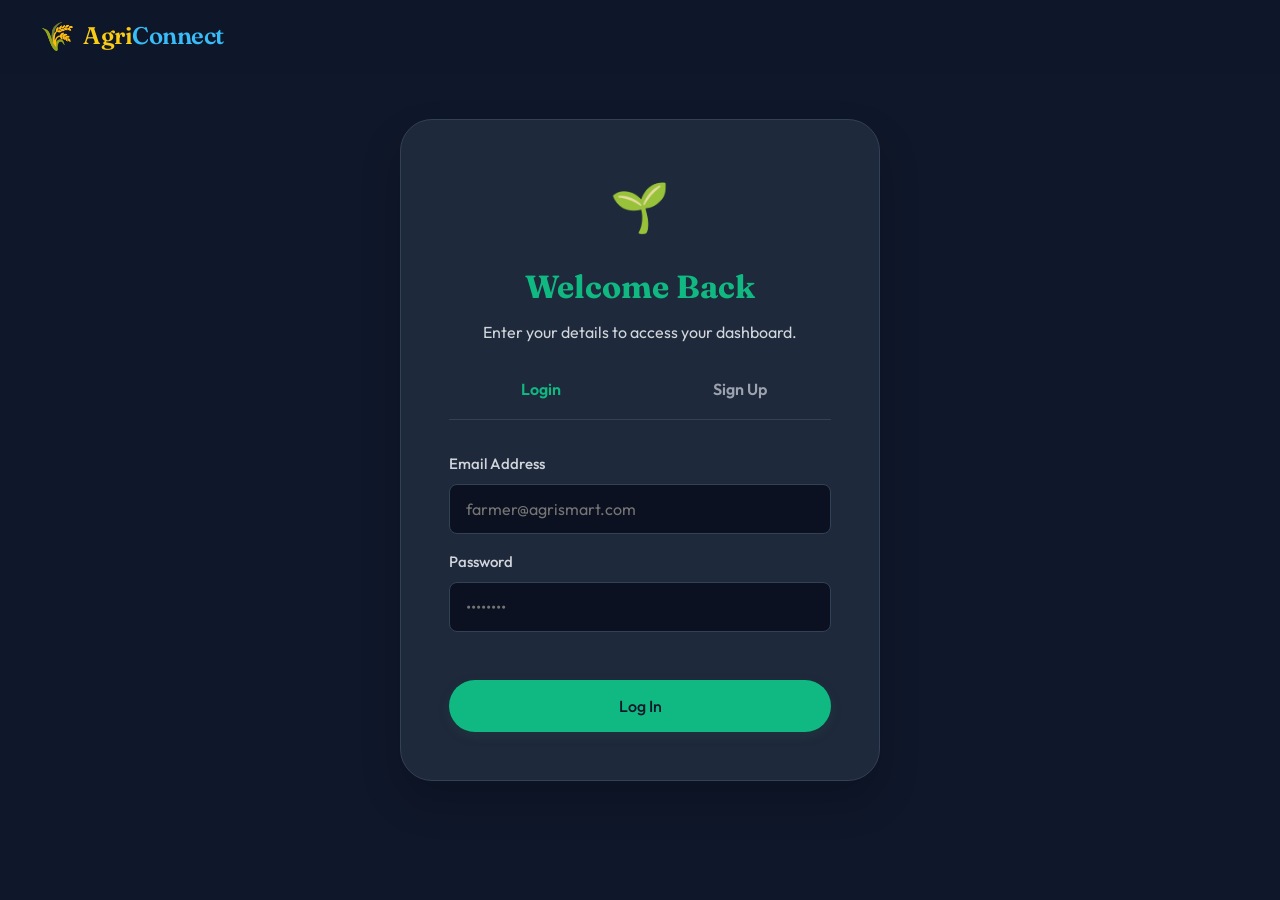
<file: AgriSmart/frontend/index.html>
<!DOCTYPE html>
<html lang="en">
<head>
  <meta charset="UTF-8"/>
  <meta name="viewport" content="width=device-width, initial-scale=1.0"/>
  <title>Login — AgriConnect</title>
  <link rel="preconnect" href="https://fonts.googleapis.com"/>
  <link href="https://fonts.googleapis.com/css2?family=Fraunces:opsz,wght@9..144,300;9..144,400;9..144,600;9..144,700&family=Outfit:wght@300;400;500;600&display=swap" rel="stylesheet"/>
  <link rel="stylesheet" href="css/styles.css"/>
  <style>
    /* Auth Page Specific Styles */
    body {
      background: var(--bg-base);
      display: flex;
      flex-direction: column;
      min-height: 100vh;
    }
    .auth-container {
      flex: 1;
      display: flex;
      align-items: center;
      justify-content: center;
      padding: 24px;
    }
    .auth-card {
      background: var(--bg-raised);
      border: 1px solid var(--border);
      border-radius: var(--radius-xl);
      padding: 48px;
      width: 100%;
      max-width: 480px;
      box-shadow: 0 20px 40px rgba(0,0,0,0.2);
      text-align: center;
    }
    .auth-header {
      margin-bottom: 32px;
    }
    .auth-icon {
      font-size: 48px;
      margin-bottom: 16px;
    }
    .auth-title {
      font-family: var(--font-display);
      font-size: 32px;
      color: var(--primary);
      margin-bottom: 8px;
    }
    .auth-sub {
      color: var(--text-secondary);
      font-size: 16px;
    }
    
    .auth-form {
      text-align: left;
    }
    
    .auth-btn-group {
      margin-top: 32px;
      display: flex;
      flex-direction: column;
      gap: 16px;
    }
    
    .btn-secondary {
      background: transparent;
      border: 1px solid var(--border);
      color: var(--text-primary);
      padding: 16px 24px;
      border-radius: 100px;
      width: 100%;
      font-size: 16px;
      font-weight: 500;
      cursor: pointer;
      transition: all var(--transition);
    }
    .btn-secondary:hover {
      border-color: var(--primary);
      background: var(--primary-light);
      color: var(--primary);
    }
    
    .auth-tabs {
      display: flex;
      gap: 16px;
      margin-bottom: 32px;
      border-bottom: 1px solid var(--border);
      padding-bottom: 16px;
    }
    .auth-tab {
      color: var(--text-muted);
      cursor: pointer;
      font-weight: 600;
      font-size: 16px;
      flex: 1;
      text-align: center;
      transition: color var(--transition);
    }
    .auth-tab.active {
      color: var(--primary);
    }
  </style>
</head>
<body>

<nav class="navbar" id="navbar">
  <div class="nav-inner">
    <a href="index.html" class="logo">
      <span class="logo-icon">🌾</span>
      <span class="logo-text" style="color: #FACC15;">Agri<span style="color: #38BDF8;">Connect</span></span>
    </a>
  </div>
</nav>

<div class="auth-container">
  <div class="auth-card">
    <div class="auth-header">
      <div class="auth-icon">🌱</div>
      <h1 class="auth-title">Welcome Back</h1>
      <p class="auth-sub">Enter your details to access your dashboard.</p>
    </div>
    
    <div class="auth-tabs">
      <div class="auth-tab active" id="tabLogin">Login</div>
      <div class="auth-tab" id="tabSignup">Sign Up</div>
    </div>

    <form class="auth-form" id="authForm">
      <div id="signupFields" style="display: none;">
        <div class="input-group">
          <label for="fullName">Full Name</label>
          <div class="input-wrap">
            <input type="text" id="fullName" placeholder="e.g. Ramesh Kumar" />
          </div>
        </div>
        <div class="input-group">
          <label for="phone">Mobile Number</label>
          <div class="input-wrap">
            <input type="tel" id="phone" placeholder="+91 XXXXX XXXXX" />
          </div>
        </div>
      </div>
      <div class="input-group">
        <label for="email">Email Address</label>
        <div class="input-wrap">
          <input type="email" id="email" required placeholder="farmer@agrismart.com" />
        </div>
      </div>
      <div class="input-group">
        <label for="password">Password</label>
        <div class="input-wrap">
          <input type="password" id="password" required placeholder="••••••••" />
        </div>
      </div>
      
      <div class="auth-btn-group">
        <button type="submit" class="btn-analyse">
          <span class="btn-text" id="btnSubmitText">Log In</span>
        </button>
        <div id="authError" style="color: #ef4444; margin-top: 12px; font-size: 14px; text-align: center; display: none;"></div>
      </div>
    </form>
  </div>
</div>

<script>
  const form = document.getElementById('authForm');
  const tabLogin = document.getElementById('tabLogin');
  const tabSignup = document.getElementById('tabSignup');
  const authTitle = document.querySelector('.auth-title');
  const authSub = document.querySelector('.auth-sub');
  const btnSubmitText = document.getElementById('btnSubmitText');
  const signupFields = document.getElementById('signupFields');
  
  let isLogin = true;

  const authError = document.getElementById('authError');

  tabLogin.addEventListener('click', () => {
    isLogin = true;
    tabLogin.classList.add('active');
    tabSignup.classList.remove('active');
    authTitle.textContent = "Welcome Back";
    authSub.textContent = "Enter your details to access your dashboard.";
    btnSubmitText.textContent = "Log In";
    signupFields.style.display = "none";
    authError.style.display = "none";
  });

  tabSignup.addEventListener('click', () => {
    isLogin = false;
    tabSignup.classList.add('active');
    tabLogin.classList.remove('active');
    authTitle.textContent = "Create Account";
    authSub.textContent = "Start your organic journey today.";
    btnSubmitText.textContent = "Sign Up";
    signupFields.style.display = "block";
    authError.style.display = "none";
  });

  // Real Authentication Flow
  form.addEventListener('submit', async (e) => {
    e.preventDefault();
    const email = document.getElementById('email').value;
    const password = document.getElementById('password').value;
    const name = document.getElementById('fullName').value;
    const phone = document.getElementById('phone').value;

    authError.style.display = "none";
    const originalText = btnSubmitText.textContent;
    btnSubmitText.textContent = isLogin ? "Authenticating..." : "Creating Account...";

    const payload = isLogin ? { email, password } : { email, password, name, phone };
    const endpoint = isLogin ? "/api/login" : "/api/signup";

    try {
      const res = await fetch(`http://127.0.0.1:5000${endpoint}`, {
        method: "POST",
        headers: { "Content-Type": "application/json" },
        body: JSON.stringify(payload)
      });
      const data = await res.json();
      
      if (data.success) {
        localStorage.setItem("authToken", data.token);
        localStorage.setItem("userEmail", data.user.email);
        window.location.href = "dashboard.html";
      } else {
        authError.textContent = data.message || "Authentication failed.";
        authError.style.display = "block";
        btnSubmitText.textContent = originalText;
      }
    } catch (err) {
      authError.textContent = "Could not connect to server.";
      authError.style.display = "block";
      btnSubmitText.textContent = originalText;
    }
  });
</script>
</body>
</html>
</file>
<file: AgriSmart/frontend/css/styles.css>
/* ═══════════════════════════════════════════════════════════
   AgriSmart — Organic Earthy Design System
   ═══════════════════════════════════════════════════════════ */

/* ── Reset & Base ──────────────────────────────────────────── */
*, *::before, *::after { box-sizing: border-box; margin: 0; padding: 0; }

:root {
  --primary:        #10B981;  /* Emerald Green */
  --primary-hover:  #059669;
  --primary-light:  rgba(16, 185, 129, 0.15);
  
  --accent:         #F59E0B;  /* Amber */
  --accent-light:   rgba(245, 158, 11, 0.15);
  
  --blue-soft:      rgba(56, 189, 248, 0.1);
  --blue-text:      #38BDF8;
  
  --yellow-soft:    rgba(250, 204, 21, 0.1);
  --yellow-text:    #FACC15;

  --bg-base:        #0F172A;  /* Deep Slate (Main Background) */
  --bg-raised:      #1E293B;  /* Lighter Slate (Cards/Sidebar) */
  --bg-surface:     #020617;  /* Darkest Slate (Dashboard Content) */

  --border:         #334155;
  --border-hover:   #475569;

  --text-primary:   #F9FAFB;
  --text-secondary: #D1D5DB;
  --text-muted:     #9CA3AF;

  --font-sans: 'Outfit', system-ui, sans-serif;
  --font-display: 'Fraunces', serif;

  --radius-sm: 8px;
  --radius-md: 16px;
  --radius-lg: 24px;
  --radius-xl: 32px;

  --shadow-card: 0 4px 20px rgba(45, 106, 79, 0.06);
  --shadow-hover: 0 12px 30px rgba(45, 106, 79, 0.12);

  --transition: 0.3s cubic-bezier(0.4, 0, 0.2, 1);
}

html { scroll-behavior: smooth; }

body {
  background: var(--bg-base);
  color: var(--text-primary);
  font-family: var(--font-sans);
  font-size: 16px;
  line-height: 1.6;
  -webkit-font-smoothing: antialiased;
  overflow-x: hidden;
}

/* ── Container ─────────────────────────────────────────────── */
.container {
  max-width: 1200px;
  margin: 0 auto;
  padding: 0 24px;
}

/* ── Soft Card ────────────────────────────────────────────── */
.glass-card, .soft-card {
  background: var(--bg-raised);
  border: 1px solid var(--border);
  border-radius: var(--radius-lg);
  box-shadow: var(--shadow-card);
  transition: transform var(--transition), box-shadow var(--transition);
}
.glass-card:hover, .soft-card:hover {
  box-shadow: var(--shadow-hover);
  transform: translateY(-4px);
}

/* ── Colors & Accents ────────────────────────────────────────── */
.accent { color: var(--accent); }
.gradient-text {
  color: var(--primary);
}

/* ══════════════════════════════════════════════════════════
   NAVBAR
══════════════════════════════════════════════════════════ */
.navbar {
  position: fixed; top: 0; left: 0; right: 0; z-index: 1000;
  padding: 0 32px;
  background: rgba(15, 23, 42, 0.9);
  backdrop-filter: blur(12px);
  -webkit-backdrop-filter: blur(12px);
  border-bottom: 1px solid transparent;
  transition: border-color var(--transition), box-shadow var(--transition);
}
.navbar.scrolled { 
  border-bottom: 1px solid var(--border);
  box-shadow: 0 4px 20px rgba(0,0,0,0.03); 
}

.nav-inner {
  max-width: 1200px; margin: 0 auto;
  display: flex; align-items: center; justify-content: space-between;
  height: 72px;
}

.logo {
  display: flex; align-items: center; gap: 8px;
  text-decoration: none;
}
.logo-icon { font-size: 28px; }
.logo-text {
  font-family: var(--font-display);
  font-size: 24px; font-weight: 600;
  color: var(--primary);
  letter-spacing: -0.5px;
}

.nav-links {
  display: flex; align-items: center; gap: 12px;
  list-style: none;
}
.nav-links a {
  color: var(--text-secondary);
  text-decoration: none;
  padding: 8px 16px;
  border-radius: 100px;
  font-size: 15px; font-weight: 500;
  transition: color var(--transition), background var(--transition);
}
.nav-links a:hover, .nav-links a.active {
  color: var(--primary);
  background: var(--primary-light);
}
.btn-nav {
  background: var(--primary) !important;
  background: var(--primary) !important;
  color: var(--bg-base) !important;
}
.btn-nav:hover { background: var(--primary-hover) !important; color: var(--bg-base) !important; }

/* ══════════════════════════════════════════════════════════
   HERO SECTION
══════════════════════════════════════════════════════════ */
.hero {
  min-height: 90vh;
  display: flex; align-items: center;
  padding: 120px 32px 60px;
  position: relative; overflow: hidden;
  gap: 48px;
  max-width: 1200px; margin: 0 auto;
}

.hero-bg {
  position: absolute; inset: 0; pointer-events: none; z-index: 0;
  background-image: radial-gradient(circle at 100% 0%, var(--primary-light) 0%, transparent 40%),
                    radial-gradient(circle at 0% 100%, var(--accent-light) 0%, transparent 40%);
}

.hero-content { flex: 1.2; position: relative; z-index: 1; }

.hero-badge {
  display: inline-flex; align-items: center; gap: 8px;
  background: var(--bg-raised);
  border: 1px solid var(--border);
  border-radius: 100px;
  padding: 8px 16px;
  font-size: 13px; font-weight: 600;
  color: var(--primary);
  margin-bottom: 32px;
  box-shadow: 0 2px 10px rgba(0,0,0,0.02);
  animation: fadeInUp 0.6s ease both;
}

.badge-dot {
  width: 8px; height: 8px;
  border-radius: 50%;
  background: var(--accent);
}

.hero-title {
  font-family: var(--font-display);
  font-size: clamp(48px, 5vw, 76px);
  font-weight: 600;
  line-height: 1.05;
  color: var(--primary);
  margin-bottom: 24px;
  letter-spacing: -1px;
  animation: fadeInUp 0.6s 0.1s ease both;
}

.hero-sub {
  font-size: 18px;
  color: var(--text-secondary);
  max-width: 520px;
  margin-bottom: 40px;
  line-height: 1.6;
  animation: fadeInUp 0.6s 0.2s ease both;
}

.hero-actions {
  display: flex; align-items: center; gap: 16px;
  flex-wrap: wrap;
  animation: fadeInUp 0.6s 0.3s ease both;
}

.btn-primary {
  display: inline-flex; align-items: center; gap: 10px;
  background: var(--primary);
  color: var(--bg-base);
  text-decoration: none;
  padding: 16px 32px;
  border-radius: 100px;
  font-weight: 500; font-size: 16px;
  border: none; cursor: pointer;
  transition: background var(--transition), transform var(--transition), box-shadow var(--transition);
  box-shadow: 0 8px 24px rgba(45, 106, 79, 0.2);
}
.btn-primary svg { width: 18px; height: 18px; transition: transform var(--transition); }
.btn-primary:hover { background: var(--primary-hover); transform: translateY(-2px); box-shadow: 0 12px 32px rgba(45, 106, 79, 0.3); }
.btn-primary:hover svg { transform: translateX(4px); }

.btn-ghost {
  display: inline-flex; align-items: center;
  color: var(--text-primary);
  text-decoration: none;
  padding: 16px 32px;
  border-radius: 100px;
  border: 1px solid var(--border);
  background: var(--bg-raised);
  font-weight: 500; font-size: 16px;
  transition: border-color var(--transition), background var(--transition);
}
.btn-ghost:hover {
  border-color: var(--primary);
  background: var(--primary-light);
}

.hero-stats {
  display: flex; align-items: center; gap: 32px;
  margin-top: 56px;
  animation: fadeInUp 0.6s 0.4s ease both;
}
.stat { display: flex; flex-direction: column; }
.stat-num {
  font-family: var(--font-display);
  font-size: 32px; font-weight: 600;
  color: var(--primary);
}
.stat-lbl { font-size: 13px; color: var(--text-muted); font-weight: 500; letter-spacing: 0.5px; }
.stat-divider { width: 1px; height: 40px; background: var(--border); }

/* Hero Visual (Soil Card) */
.hero-visual {
  flex: 0 0 400px;
  position: relative; z-index: 1;
  animation: fadeInRight 0.8s 0.3s ease both;
}

.soil-card {
  padding: 32px;
  background: var(--bg-raised);
  border: 1px solid var(--border);
  border-radius: var(--radius-xl);
  box-shadow: var(--shadow-card);
}
.soil-header {
  font-family: var(--font-display);
  font-size: 18px; font-weight: 600;
  color: var(--text-primary);
  margin-bottom: 24px;
  padding-bottom: 16px;
  border-bottom: 1px solid var(--border);
}

.npk-bars { display: flex; flex-direction: column; gap: 16px; margin-bottom: 32px; }
.npk-row { display: flex; align-items: center; gap: 16px; }
.npk-label {
  width: 24px; font-family: var(--font-display);
  font-weight: 600; font-size: 16px; color: var(--text-primary);
}
.npk-bar-track {
  flex: 1; height: 12px;
  background: var(--bg-base);
  border-radius: 10px; overflow: hidden;
}
.npk-bar {
  height: 100%; border-radius: 10px;
  animation: barGrow 1.5s ease both;
}
.n-bar { background: var(--primary); }
.p-bar { background: var(--blue-text); }
.k-bar { background: var(--accent); }
.npk-val { font-size: 14px; color: var(--text-muted); font-weight: 500; width: 28px; text-align: right; }

@keyframes barGrow { from { width: 0 !important; } }

.crop-suggestion { display: flex; gap: 10px; flex-wrap: wrap; margin-bottom: 24px; }
.crop-tag {
  padding: 8px 16px;
  border-radius: 100px;
  font-size: 14px; font-weight: 500;
  background: var(--bg-base);
  border: 1px solid var(--border);
  color: var(--text-secondary);
  transition: all var(--transition);
}
.crop-tag.active {
  background: var(--primary);
  border-color: var(--primary);
  color: var(--bg-base);
  box-shadow: 0 4px 12px rgba(45, 106, 79, 0.2);
}

.rotation-arrow {
  display: flex; align-items: center; justify-content: space-between;
  padding: 12px 16px;
  background: var(--primary-light);
  border-radius: var(--radius-md);
  border: 1px solid rgba(45, 106, 79, 0.1);
}
.rot-label { font-size: 13px; color: var(--primary); font-weight: 500; }
.rot-crop { font-weight: 600; color: var(--primary-hover); font-size: 14px; }

/* ══════════════════════════════════════════════════════════
   SECTION HEADER
══════════════════════════════════════════════════════════ */
.section-header {
  text-align: center; margin-bottom: 64px;
}
.section-tag {
  display: inline-block;
  background: var(--accent-light);
  color: var(--accent);
  font-size: 12px; font-weight: 600;
  text-transform: uppercase; letter-spacing: 1.5px;
  padding: 6px 16px; border-radius: 100px;
  margin-bottom: 20px;
}
.section-header h2 {
  font-family: var(--font-display);
  font-size: clamp(32px, 4vw, 48px);
  font-weight: 600; margin-bottom: 16px;
  color: var(--primary);
  letter-spacing: -0.5px;
}
.section-header p {
  color: var(--text-secondary); font-size: 18px; max-width: 560px; margin: 0 auto;
}

/* ══════════════════════════════════════════════════════════
   FEATURES
══════════════════════════════════════════════════════════ */
.features { padding: 100px 0; background: var(--bg-raised); }

.features-grid {
  display: grid;
  grid-template-columns: repeat(auto-fit, minmax(260px, 1fr));
  gap: 32px;
}

.feature-card {
  background: var(--bg-base);
  padding: 40px 32px;
  border-radius: var(--radius-lg);
  border: 1px solid var(--border);
  transition: transform var(--transition);
}
.feature-card:hover { transform: translateY(-4px); border-color: var(--primary); }

.feature-icon {
  width: 64px; height: 64px;
  border-radius: 50%;
  display: flex; align-items: center; justify-content: center;
  font-size: 28px; margin-bottom: 24px;
}
.icon-green { background: var(--primary-light); color: var(--primary); }
.icon-blue  { background: var(--blue-soft); color: var(--blue-text); }
.icon-amber { background: var(--accent-light); color: var(--accent); }
.icon-violet{ background: var(--yellow-soft); color: var(--yellow-text); }

.feature-card h3 {
  font-family: var(--font-display);
  font-size: 22px; font-weight: 600; margin-bottom: 12px; color: var(--primary);
}
.feature-card p { color: var(--text-secondary); font-size: 15px; margin-bottom: 24px; line-height: 1.6; }

.feature-list {
  list-style: none;
  display: flex; flex-direction: column; gap: 8px;
}
.feature-list li {
  font-size: 14px; color: var(--text-muted);
  padding-left: 20px; position: relative; font-weight: 500;
}
.feature-list li::before {
  content: "—"; position: absolute; left: 0;
  color: var(--accent); font-weight: bold;
}

/* ══════════════════════════════════════════════════════════
   HOW IT WORKS
══════════════════════════════════════════════════════════ */
.how-it-works { padding: 120px 0; }

.steps-row {
  display: flex; align-items: stretch; justify-content: center;
  gap: 24px; flex-wrap: wrap;
}

.step-card {
  flex: 1; min-width: 250px; max-width: 320px;
  padding: 40px 32px; text-align: center;
  background: var(--bg-raised);
  border: 1px solid var(--border);
  border-radius: var(--radius-xl);
  box-shadow: 0 10px 30px rgba(0,0,0,0.02);
}

.step-num {
  font-family: var(--font-display);
  font-size: 64px; font-weight: 300;
  color: var(--primary-light);
  line-height: 1; margin-bottom: 16px;
  letter-spacing: -2px;
}
.step-icon { font-size: 32px; margin-bottom: 16px; }
.step-card h3 { font-family: var(--font-display); font-size: 20px; font-weight: 600; margin-bottom: 12px; color: var(--text-primary); }
.step-card p { color: var(--text-secondary); font-size: 15px; }

/* ══════════════════════════════════════════════════════════
   CTA SECTION
══════════════════════════════════════════════════════════ */
.cta-section { padding: 80px 24px; }

.cta-card {
  max-width: 800px; margin: 0 auto;
  text-align: center; padding: 80px 48px;
  background: var(--primary);
  border-radius: var(--radius-xl);
  color: #fff;
  position: relative; overflow: hidden;
  box-shadow: 0 20px 40px rgba(45, 106, 79, 0.2);
}
.cta-card h2 {
  font-family: var(--font-display);
  font-size: 40px; font-weight: 600; margin-bottom: 16px;
}
.cta-card p { color: rgba(255,255,255,0.8); margin-bottom: 40px; font-size: 18px; max-width: 500px; margin-inline: auto; }
.cta-card .btn-primary { background: #fff; color: var(--primary); box-shadow: none; }
.cta-card .btn-primary:hover { transform: translateY(-2px); box-shadow: 0 10px 20px rgba(0,0,0,0.1); }

/* ══════════════════════════════════════════════════════════
   FOOTER
══════════════════════════════════════════════════════════ */
.footer {
  border-top: 1px solid var(--border);
  padding: 60px 0 32px;
  background: var(--bg-raised);
}
.footer-top {
  display: flex; align-items: flex-start;
  justify-content: space-between; flex-wrap: wrap;
  gap: 32px; margin-bottom: 48px;
}
.footer-brand p { color: var(--text-muted); font-size: 15px; margin-top: 12px; }
.footer-links { display: flex; gap: 32px; }
.footer-links a { font-weight: 500; color: var(--text-secondary); text-decoration: none; font-size: 15px; transition: color var(--transition); }
.footer-links a:hover { color: var(--primary); }
.footer-bottom { border-top: 1px solid var(--border); padding-top: 24px; text-align: center; }
.footer-bottom p { color: var(--text-muted); font-size: 14px; }

/* ══════════════════════════════════════════════════════════
   DASHBOARD
══════════════════════════════════════════════════════════ */
.dashboard-body { overflow-y: hidden; height: 100vh; background: var(--bg-surface); }

.dash-main {
  display: flex; height: 100vh; padding-top: 72px;
}

/* Sidebar */
.dash-sidebar {
  width: 460px; flex-shrink: 0;
  background: var(--bg-raised);
  border-right: 1px solid var(--border);
  padding: 40px 48px;
  overflow-y: auto;
  box-shadow: 4px 0 24px rgba(0,0,0,0.2);
  z-index: 10;
}

.sidebar-header { margin-bottom: 32px; }
.sidebar-header h2 {
  font-family: var(--font-display);
  font-size: 26px; font-weight: 600; margin-bottom: 6px; color: var(--primary);
}
.sidebar-header p { color: var(--text-muted); font-size: 14px; }

.form-section {
  margin-bottom: 32px;
  padding-bottom: 24px;
  border-bottom: 1px solid var(--border);
}
.form-section:last-of-type { border-bottom: none; }

.form-section-title {
  display: flex; align-items: center; gap: 10px;
  font-size: 13px; font-weight: 600;
  text-transform: uppercase; letter-spacing: 1px;
  color: var(--primary);
  margin-bottom: 20px;
}

.input-group { margin-bottom: 16px; }
.input-group label {
  display: block; font-size: 15px; font-weight: 500;
  color: var(--text-secondary); margin-bottom: 8px;
}

.input-wrap { position: relative; }
.input-wrap input {
  width: 100%;
  background: #0B1120;
  border: 1px solid var(--border);
  border-radius: var(--radius-sm);
  color: var(--text-primary);
  padding: 14px 48px 14px 16px;
  font-size: 16px; font-family: var(--font-sans);
  transition: border-color var(--transition), box-shadow var(--transition);
  outline: none;
}
.input-wrap input:focus {
  border-color: var(--primary);
  background: var(--bg-surface);
  box-shadow: 0 0 0 3px var(--primary-light);
}
.input-unit {
  position: absolute; right: 16px; top: 50%; transform: translateY(-50%);
  font-size: 13px; color: var(--text-muted); font-weight: 500;
}

select {
  width: 100%;
  background: #0B1120;
  border: 1px solid var(--border);
  border-radius: var(--radius-sm);
  color: var(--text-primary);
  padding: 14px 16px;
  font-size: 16px; font-family: var(--font-sans);
  outline: none; cursor: pointer;
  appearance: none;
  background-image: url("data:image/svg+xml,%3Csvg xmlns='http://www.w3.org/2000/svg' viewBox='0 0 24 24' fill='none' stroke='%239CA3AF' stroke-width='2'%3E%3Cpath d='M6 9l6 6 6-6'/%3E%3C/svg%3E");
  background-repeat: no-repeat; background-position: right 14px center; background-size: 16px;
  transition: border-color var(--transition);
}
select:focus { border-color: var(--primary); box-shadow: 0 0 0 3px var(--primary-light); background-color: var(--bg-surface); }

.range-hint { font-size: 12px; color: var(--text-muted); margin-top: 6px; }

.range-row {
  display: flex; align-items: center; gap: 16px;
}
input[type=range] {
  flex: 1; -webkit-appearance: none;
  height: 6px; border-radius: 6px;
  background: var(--border);
  outline: none; cursor: pointer;
}
input[type=range]::-webkit-slider-thumb {
  -webkit-appearance: none;
  width: 20px; height: 20px;
  border-radius: 50%;
  background: var(--primary);
  border: 2px solid #fff;
  box-shadow: 0 2px 6px rgba(0,0,0,0.15);
  cursor: pointer;
}
.range-display {
  width: 32px; text-align: center;
  font-weight: 600; color: var(--primary); font-size: 18px;
}

.btn-analyse {
  width: 100%; padding: 16px 24px; border-radius: 100px;
  background: var(--primary); color: var(--bg-base);
  border: none; cursor: pointer;
  font-size: 16px; font-weight: 500; font-family: var(--font-sans);
  display: flex; align-items: center; justify-content: center; gap: 8px;
  transition: background var(--transition), transform var(--transition);
  margin-top: 16px; box-shadow: 0 4px 12px rgba(45, 106, 79, 0.15);
}
.btn-analyse:hover { background: var(--primary-hover); transform: translateY(-2px); }
.btn-analyse.loading { opacity: 0.8; pointer-events: none; }
.btn-arrow { width: 18px; height: 18px; }

/* Presets */
.presets { margin-top: 32px; }
.presets-title { font-size: 13px; color: var(--text-muted); font-weight: 600; text-transform: uppercase; margin-bottom: 12px; }
.presets-row { display: flex; flex-direction: column; gap: 8px; }
.preset-btn {
  background: var(--bg-raised); border: 1px solid var(--border);
  border-radius: var(--radius-sm); color: var(--text-secondary);
  padding: 12px 16px; text-align: left; cursor: pointer;
  font-size: 14px; font-weight: 500;
  transition: all var(--transition);
}
.preset-btn:hover { border-color: var(--primary); color: var(--primary); background: var(--primary-light); }

/* Dashboard Content */
.dash-content {
  flex: 1; padding: 64px 80px;
  overflow-y: auto;
  background: var(--bg-surface);
}

.welcome-state {
  max-width: 640px; margin: 80px auto; text-align: center;
}
.welcome-icon { font-size: 72px; margin-bottom: 24px; animation: float 4s ease-in-out infinite; }
@keyframes float { 0%,100% { transform: translateY(0); } 50% { transform: translateY(-12px); } }
.welcome-state h2 { font-family: var(--font-display); font-size: 36px; font-weight: 600; margin-bottom: 16px; color: var(--primary); }
.welcome-state p { color: var(--text-secondary); font-size: 18px; margin-bottom: 40px; line-height: 1.6; }
.welcome-tips { display: flex; flex-direction: column; gap: 16px; text-align: left; }
.tip-card {
  display: flex; gap: 16px; align-items: flex-start;
  background: var(--bg-raised); border: 1px solid var(--border); border-radius: var(--radius-md);
  padding: 20px 24px; font-size: 15px; color: var(--text-secondary); line-height: 1.5;
  box-shadow: 0 4px 12px rgba(0,0,0,0.02);
}

/* Result Sections */
.result-section { margin-bottom: 56px; }
.result-header {
  display: flex; align-items: baseline; gap: 16px;
  margin-bottom: 24px; flex-wrap: wrap;
  padding-bottom: 12px; border-bottom: 2px solid var(--border);
}
.result-header h3 { font-family: var(--font-display); font-size: 24px; font-weight: 600; color: var(--primary); }
.result-meta { font-size: 14px; color: var(--text-muted); font-weight: 500; }

/* NPK Display */
.npk-display { display: flex; gap: 20px; flex-wrap: wrap; }
.npk-badge {
  display: flex; align-items: center; gap: 12px;
  background: var(--bg-raised); border: 1px solid var(--border);
  border-radius: var(--radius-md); padding: 16px 24px;
  flex: 1; min-width: 140px;
  box-shadow: 0 4px 12px rgba(0,0,0,0.02);
}
.npk-badge-key { font-family: var(--font-display); font-size: 24px; font-weight: 600; }
.npk-badge-val { font-size: 28px; font-weight: 600; color: var(--text-primary); }
.npk-badge-unit { font-size: 13px; color: var(--text-muted); font-weight: 500; margin-left: auto; }
.npk-n .npk-badge-key { color: var(--primary); }
.npk-p .npk-badge-key { color: var(--blue-text); }
.npk-k .npk-badge-key { color: var(--accent); }

/* Crop Cards */
.crop-cards {
  display: grid; grid-template-columns: repeat(auto-fill, minmax(400px, 1fr)); gap: 32px;
}

.crop-rec-card {
  background: var(--bg-raised); border: 1px solid var(--border);
  border-radius: var(--radius-lg); padding: 32px 28px;
  transition: transform var(--transition), box-shadow var(--transition);
}
.crop-rec-card:hover { transform: translateY(-4px); box-shadow: 0 12px 24px rgba(45, 106, 79, 0.08); border-color: var(--primary); }
.crop-rec-card.rank-1 { border-color: var(--primary); background: var(--primary-light); }

.crop-card-header { display: flex; align-items: center; justify-content: space-between; margin-bottom: 16px; }
.crop-card-name { font-family: var(--font-display); font-size: 24px; font-weight: 600; color: var(--text-primary); }
.suitability-badge {
  padding: 6px 12px; border-radius: 100px;
  font-size: 13px; font-weight: 600;
}
.suit-high { background: #fff; color: var(--primary); border: 1px solid var(--primary); }
.suit-med  { background: var(--yellow-soft); color: var(--yellow-text); border: 1px solid rgba(180, 83, 9, 0.2); }
.suit-low  { background: var(--bg-surface); color: var(--text-muted); border: 1px solid var(--border); }

.crop-card-desc { font-size: 15px; color: var(--text-secondary); margin-bottom: 24px; line-height: 1.5; }

.crop-npk-gap { display: flex; gap: 12px; margin-bottom: 24px; }
.npk-gap-item {
  display: flex; flex-direction: column; align-items: center;
  background: var(--bg-surface); border-radius: var(--radius-sm);
  padding: 12px 8px; flex: 1; border: 1px solid transparent;
}
.npk-gap-label { font-size: 11px; color: var(--text-muted); font-weight: 600; text-transform: uppercase; margin-bottom: 4px; }
.npk-gap-value { font-size: 15px; font-weight: 600; color: var(--primary); }
.npk-gap-value.has-gap { color: var(--accent); }
.npk-gap-item:has(.has-gap) { background: var(--accent-light); border-color: rgba(212, 163, 115, 0.2); }

.crop-card-benefit {
  font-size: 13px; color: var(--text-secondary); font-weight: 500;
  background: var(--bg-base); border-radius: var(--radius-sm);
  padding: 12px 16px; margin-bottom: 12px;
}

.crop-explanation {
  font-size: 14px; color: var(--text-secondary); font-weight: 500;
  padding: 16px; border-left: 4px solid var(--accent);
  background: var(--accent-light); border-radius: 0 var(--radius-sm) var(--radius-sm) 0;
  margin-top: 16px;
}

/* Rotation Timeline */
.rotation-timeline { display: flex; flex-direction: column; margin-bottom: 32px; }
.rotation-step { display: flex; align-items: stretch; gap: 16px; }

.rot-timeline-bar { display: flex; flex-direction: column; align-items: center; width: 40px; }
.rot-dot {
  width: 20px; height: 20px; border-radius: 50%;
  background: var(--accent);
  border: 4px solid #fff; box-shadow: 0 2px 8px rgba(0,0,0,0.1);
  margin-top: 24px; z-index: 2;
}
.rot-line { width: 2px; flex: 1; background: var(--border); margin: 4px 0; min-height: 40px; }

.rot-card {
  flex: 1; margin: 16px 0; background: var(--bg-raised);
  border: 1px solid var(--border); border-radius: var(--radius-lg);
  padding: 24px 32px; box-shadow: 0 4px 12px rgba(0,0,0,0.02);
}
.rot-card-header { display: flex; align-items: center; justify-content: space-between; margin-bottom: 12px; }
.rot-season-badge {
  font-size: 12px; font-weight: 600; text-transform: uppercase;
  padding: 4px 12px; border-radius: 100px;
  background: var(--bg-surface); color: var(--text-secondary);
}
.rot-crop-name { font-family: var(--font-display); font-size: 22px; font-weight: 600; color: var(--primary); }
.rot-external { font-size: 12px; padding: 4px 12px; border-radius: 100px; font-weight: 500; }
.rot-ext-zero  { background: var(--primary-light); color: var(--primary); }
.rot-ext-some  { background: var(--accent-light); color: var(--accent); }

.rot-npk-row {
  display: flex; gap: 24px; font-size: 14px;
  color: var(--text-muted); margin-top: 16px; padding-top: 16px; border-top: 1px dashed var(--border);
}
.npk-arrow { color: var(--border); font-weight: bold; }

.rotation-summary {
  padding: 24px 32px; display: flex; gap: 48px; background: var(--bg-raised);
  border: 1px solid var(--border); border-radius: var(--radius-lg);
}
.rot-sum-item { display: flex; flex-direction: column; gap: 4px; }
.rot-sum-label { font-size: 13px; color: var(--text-muted); font-weight: 500; text-transform: uppercase; }
.rot-sum-value { font-family: var(--font-display); font-size: 28px; font-weight: 600; color: var(--text-primary); }

/* Chart */
#npkChart { background: var(--bg-raised); border-radius: var(--radius-lg); padding: 24px; border: 1px solid var(--border); box-shadow: 0 4px 20px rgba(0,0,0,0.02); }

/* Error State */
.error-state { text-align: center; padding: 120px 24px; }
.error-icon { font-size: 64px; margin-bottom: 24px; }
.error-state h3 { font-family: var(--font-display); font-size: 28px; color: var(--accent); margin-bottom: 12px; }
.error-state p { color: var(--text-secondary); font-size: 16px; }

/* ══════════════════════════════════════════════════════════
   ANIMATIONS & RESPONSIVE
══════════════════════════════════════════════════════════ */
@keyframes fadeInUp {
  from { opacity: 0; transform: translateY(20px); }
  to   { opacity: 1; transform: translateY(0); }
}
@keyframes fadeInRight {
  from { opacity: 0; transform: translateX(20px); }
  to   { opacity: 1; transform: translateX(0); }
}

@media (max-width: 900px) {
  .hero { flex-direction: column; padding-top: 120px; text-align: center; }
  .hero-sub { margin: 0 auto 36px; }
  .hero-actions, .hero-stats { justify-content: center; }
  .hero-visual { width: 100%; max-width: 400px; margin: 0 auto; }
  .dash-main { flex-direction: column; overflow: auto; height: auto; }
  .dash-sidebar { width: 100%; position: static; border-right: none; border-bottom: 1px solid var(--border); padding: 32px 24px; }
  .dash-content { padding: 32px 24px; overflow: visible; }
  .rotation-summary { flex-direction: column; gap: 24px; }
}

/* ══════════════════════════════════════════════════════════
   CHAPTER WIZARD (Stage 4)
══════════════════════════════════════════════════════════ */

/* Progress Bar */
.chapter-progress-bar {
  display: flex;
  align-items: center;
  justify-content: center;
  gap: 0;
  margin: 0 auto 8px;
  max-width: 500px;
}
.cp-dot {
  width: 40px; height: 40px;
  border-radius: 50%;
  background: var(--bg-raised);
  border: 2px solid var(--border);
  color: var(--text-muted);
  font-weight: 700; font-size: 15px;
  display: flex; align-items: center; justify-content: center;
  cursor: default;
  transition: all 0.35s;
  flex-shrink: 0;
  z-index: 1;
}
.cp-dot.active {
  background: var(--primary);
  border-color: var(--primary);
  color: #fff;
  box-shadow: 0 0 0 6px var(--primary-light);
}
.cp-dot.done {
  background: var(--primary-light);
  border-color: var(--primary);
  color: var(--primary);
}
.cp-line {
  flex: 1;
  height: 2px;
  background: var(--border);
  transition: background 0.35s;
}
.cp-line.done { background: var(--primary); }

.chapter-progress-labels {
  display: flex;
  justify-content: space-between;
  max-width: 500px;
  margin: 0 auto 40px;
  font-size: 12px;
  font-weight: 600;
  text-transform: uppercase;
  letter-spacing: 0.7px;
  color: var(--text-muted);
}

/* Chapter Panel */
.chapter-panel {
  background: var(--bg-raised);
  border: 1px solid var(--border);
  border-radius: var(--radius-xl);
  padding: 48px;
  animation: fadeInUp 0.4s ease both;
}

/* Chapter Header */
.chapter-header {
  display: flex;
  align-items: center;
  gap: 20px;
  margin-bottom: 8px;
}
.chapter-icon {
  font-size: 48px;
  line-height: 1;
}
.chapter-title {
  font-family: var(--font-display);
  font-size: 36px;
  font-weight: 600;
  color: var(--primary);
}
.chapter-num-badge {
  font-size: 12px;
  font-weight: 700;
  text-transform: uppercase;
  letter-spacing: 1px;
  color: var(--text-muted);
  margin-bottom: 8px;
}

/* Mentor Quote */
.farmer-quote {
  font-style: italic;
  font-size: 17px;
  color: var(--primary);
  border-left: 4px solid var(--primary);
  padding: 16px 20px;
  background: var(--primary-light);
  border-radius: 0 var(--radius-md) var(--radius-md) 0;
  margin: 20px 0 32px;
  line-height: 1.7;
}

/* Soil status banner */
.soil-status-banner {
  background: var(--accent-light);
  border: 1px solid rgba(245, 158, 11, 0.3);
  border-radius: var(--radius-md);
  padding: 16px 20px;
  font-size: 15px;
  color: var(--text-secondary);
  margin-bottom: 28px;
  line-height: 1.6;
}

/* Action Steps */
.action-steps { display: flex; flex-direction: column; gap: 16px; }

.action-step {
  display: flex;
  gap: 20px;
  padding: 24px;
  background: var(--bg-surface);
  border-radius: var(--radius-md);
  border-left: 4px solid var(--primary);
  transition: border-color 0.2s;
}
.action-step:hover { border-left-color: var(--accent); }

.step-num-badge {
  width: 36px; height: 36px;
  border-radius: 50%;
  background: var(--primary);
  color: #fff;
  font-weight: 700; font-size: 15px;
  display: flex; align-items: center; justify-content: center;
  flex-shrink: 0;
  margin-top: 2px;
}
.step-body { flex: 1; }
.step-title {
  font-weight: 700;
  font-size: 16px;
  color: var(--text-primary);
  margin-bottom: 8px;
}
.step-detail {
  font-size: 15px;
  color: var(--text-secondary);
  line-height: 1.65;
}
.step-highlight {
  display: inline-block;
  margin-top: 10px;
  font-size: 13px;
  font-weight: 600;
  padding: 4px 12px;
  border-radius: 100px;
  background: var(--accent-light);
  color: var(--accent);
}

/* Tip Box */
.tip-box {
  margin-top: 28px;
  background: rgba(250, 204, 21, 0.08);
  border: 1px solid rgba(250, 204, 21, 0.25);
  border-radius: var(--radius-md);
  padding: 20px 24px;
  font-size: 15px;
  color: var(--text-secondary);
  line-height: 1.65;
}

/* Water Schedule Table (Chapter 4) */
.water-schedule-table {
  width: 100%;
  border-collapse: collapse;
  margin: 28px 0 16px;
  border-radius: var(--radius-md);
  overflow: hidden;
}
.water-schedule-table th {
  background: var(--primary);
  color: #fff;
  padding: 12px 20px;
  text-align: left;
  font-size: 14px;
  font-weight: 600;
  text-transform: uppercase;
  letter-spacing: 0.5px;
}
.water-schedule-table td {
  padding: 14px 20px;
  font-size: 15px;
  color: var(--text-secondary);
  border-bottom: 1px solid var(--border);
}
.water-schedule-table tr:last-child td { border-bottom: none; }
.water-schedule-table tr:nth-child(even) td { background: rgba(255,255,255,0.02); }

/* Rotation cards in Chapter 5 */
.rotation-next-label {
  text-align: center;
  margin: 40px 0 24px;
  padding-top: 32px;
  border-top: 2px solid var(--border);
}
.rotation-next-label h3 {
  font-family: var(--font-display);
  font-size: 28px;
  color: var(--accent);
  margin-bottom: 8px;
}
.rotation-next-label p {
  font-size: 15px;
  color: var(--text-muted);
}

.rot-next-cards { display: flex; flex-direction: column; gap: 16px; margin-top: 16px; }
.rot-next-card {
  display: flex;
  align-items: center;
  justify-content: space-between;
  padding: 24px 28px;
  background: var(--bg-surface);
  border: 1px solid var(--border);
  border-radius: var(--radius-md);
  cursor: pointer;
  transition: border-color 0.25s, transform 0.2s;
}
.rot-next-card:hover { border-color: var(--primary); transform: translateX(4px); }
.rot-next-crop-name {
  font-family: var(--font-display);
  font-size: 22px;
  color: var(--primary);
  margin-bottom: 4px;
}
.rot-next-ext {
  font-size: 13px;
  color: var(--text-muted);
}

/* Chapter Nav */
.chapter-nav {
  display: flex;
  justify-content: space-between;
  align-items: center;
  margin-top: 32px;
  padding-top: 24px;
  border-top: 1px solid var(--border);
}
</file>
